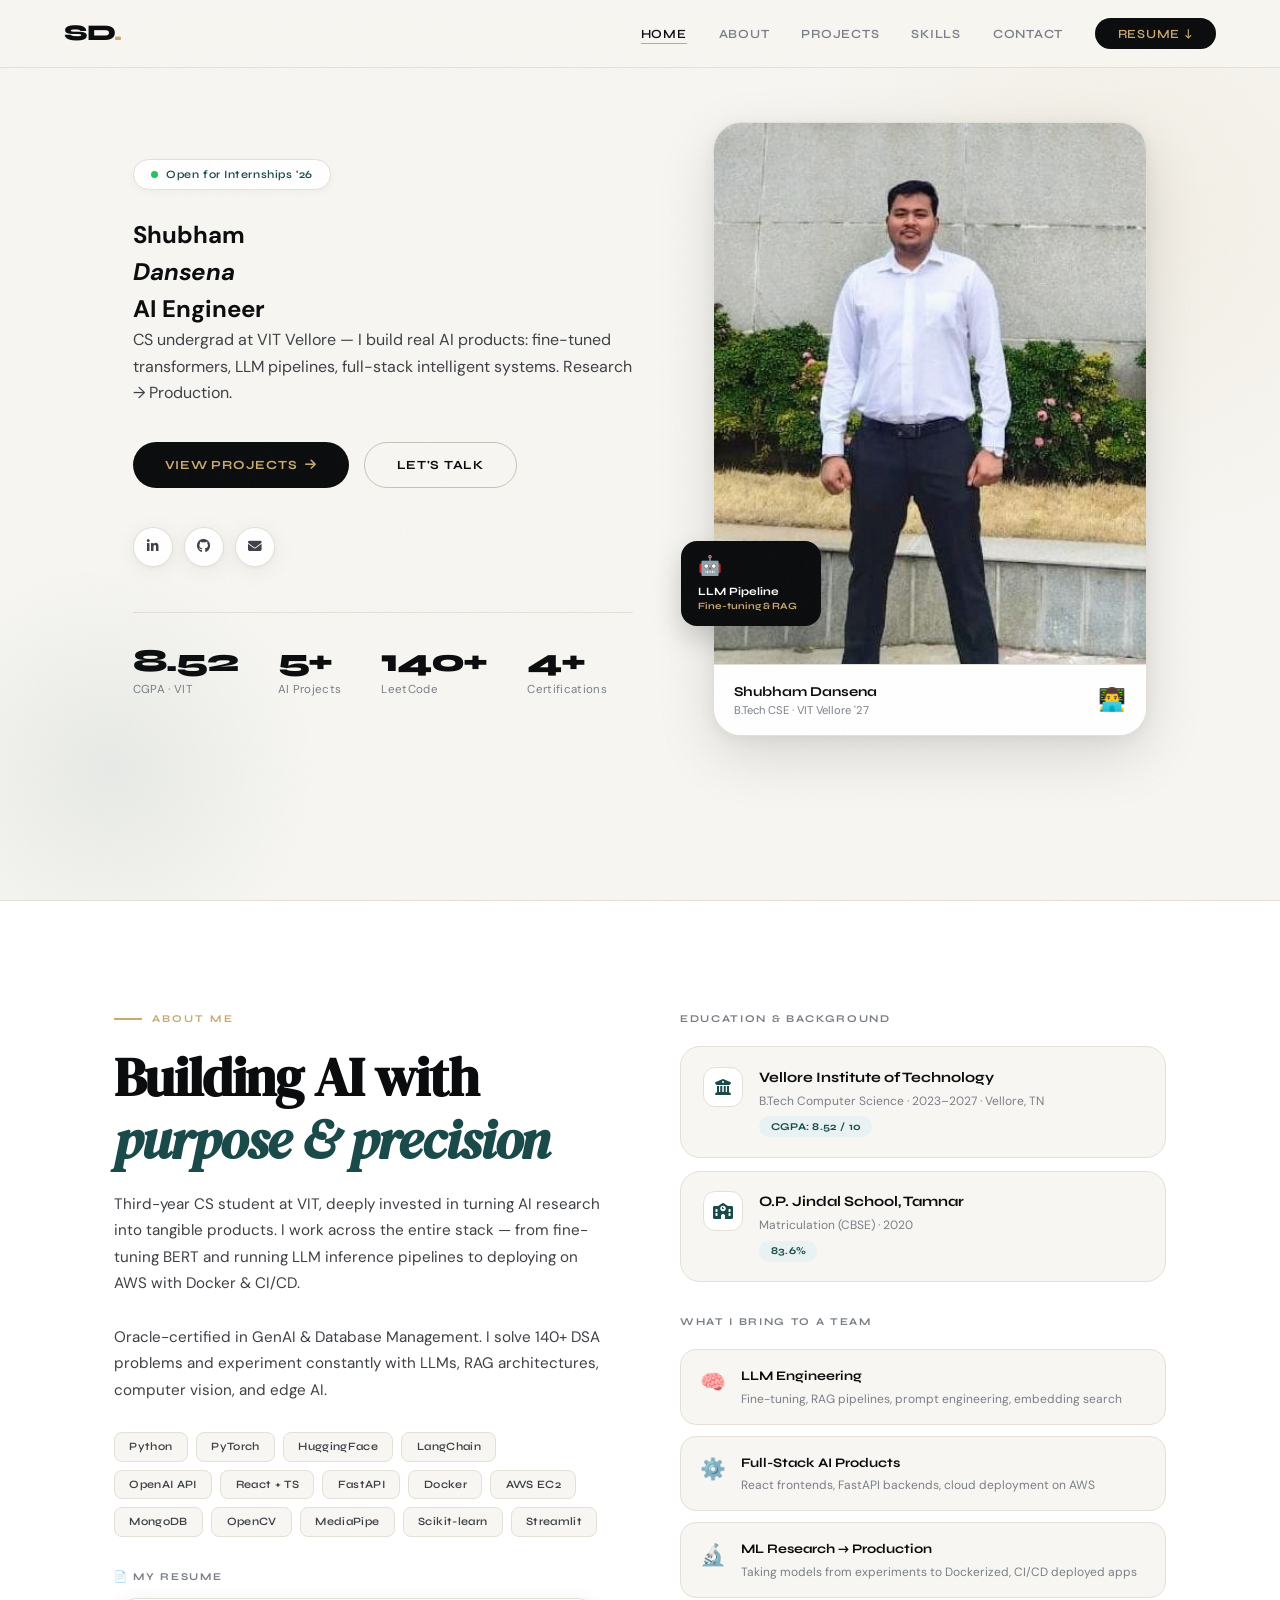
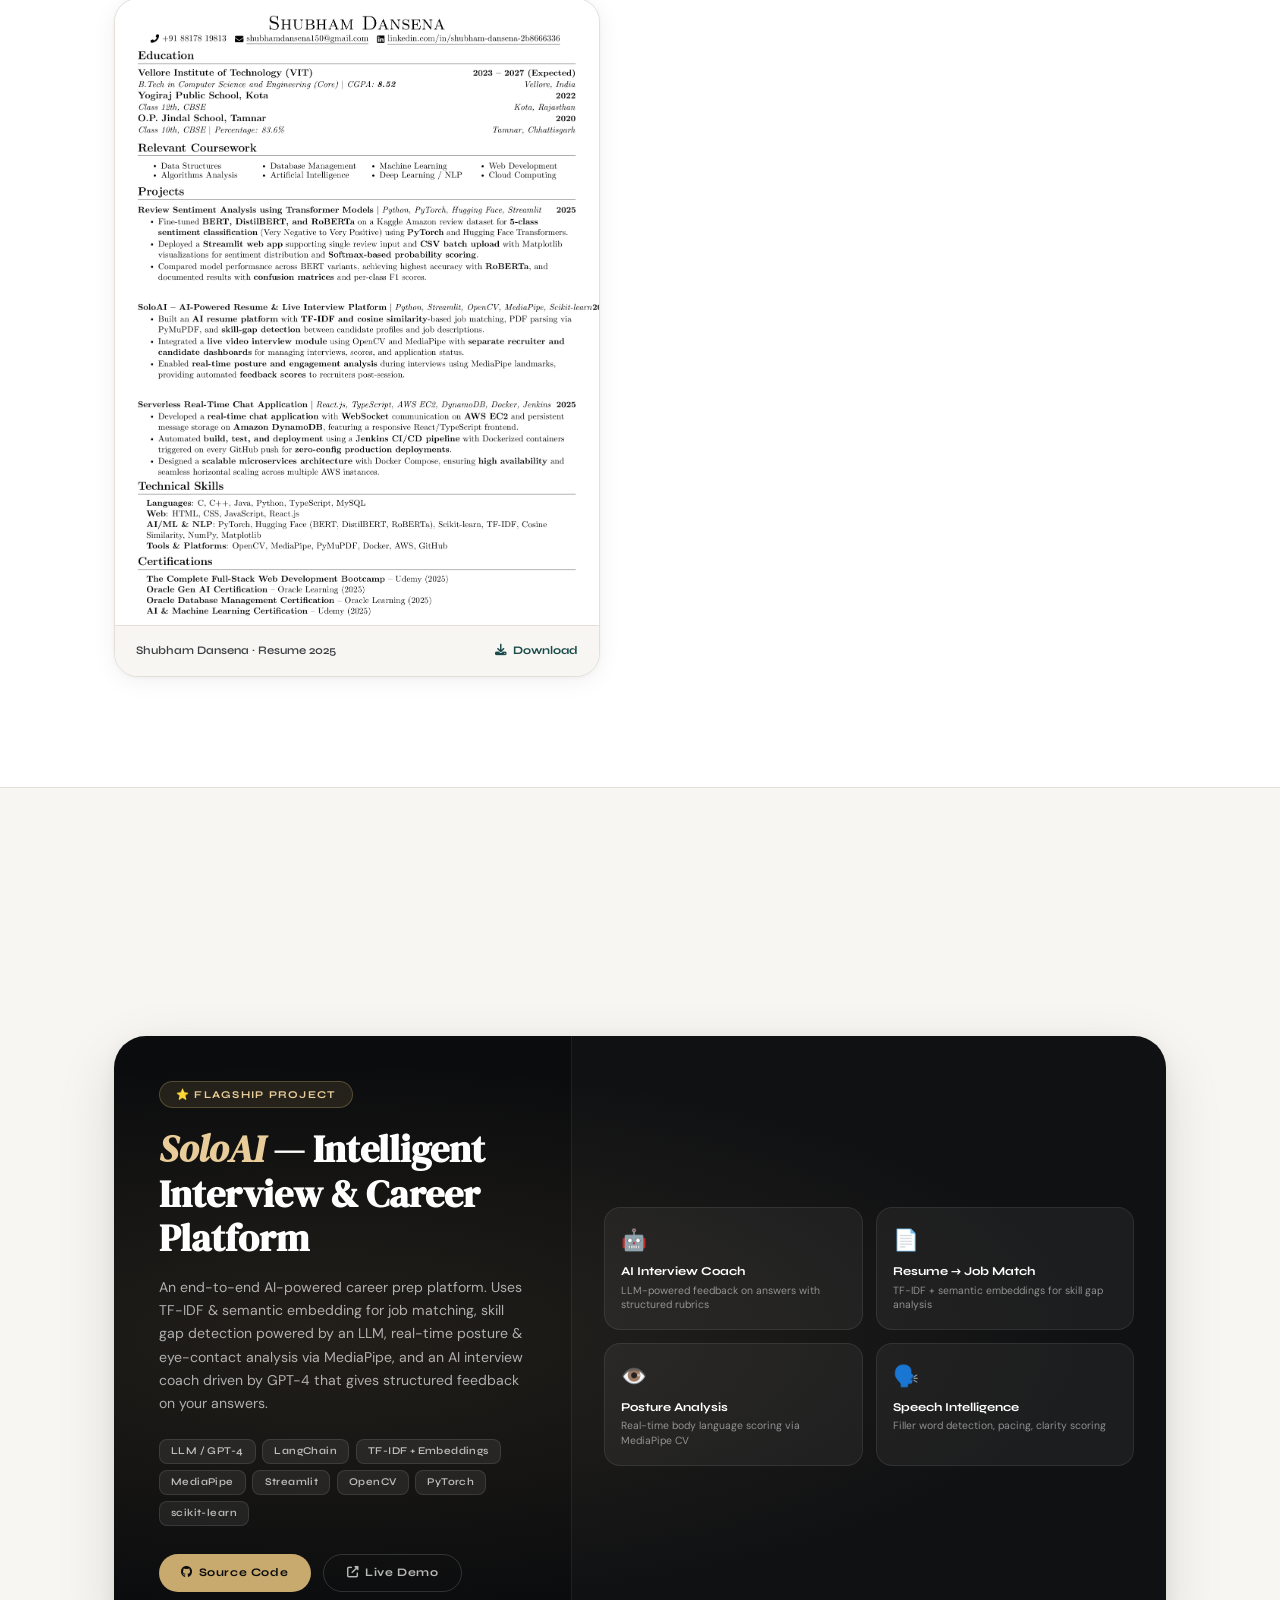
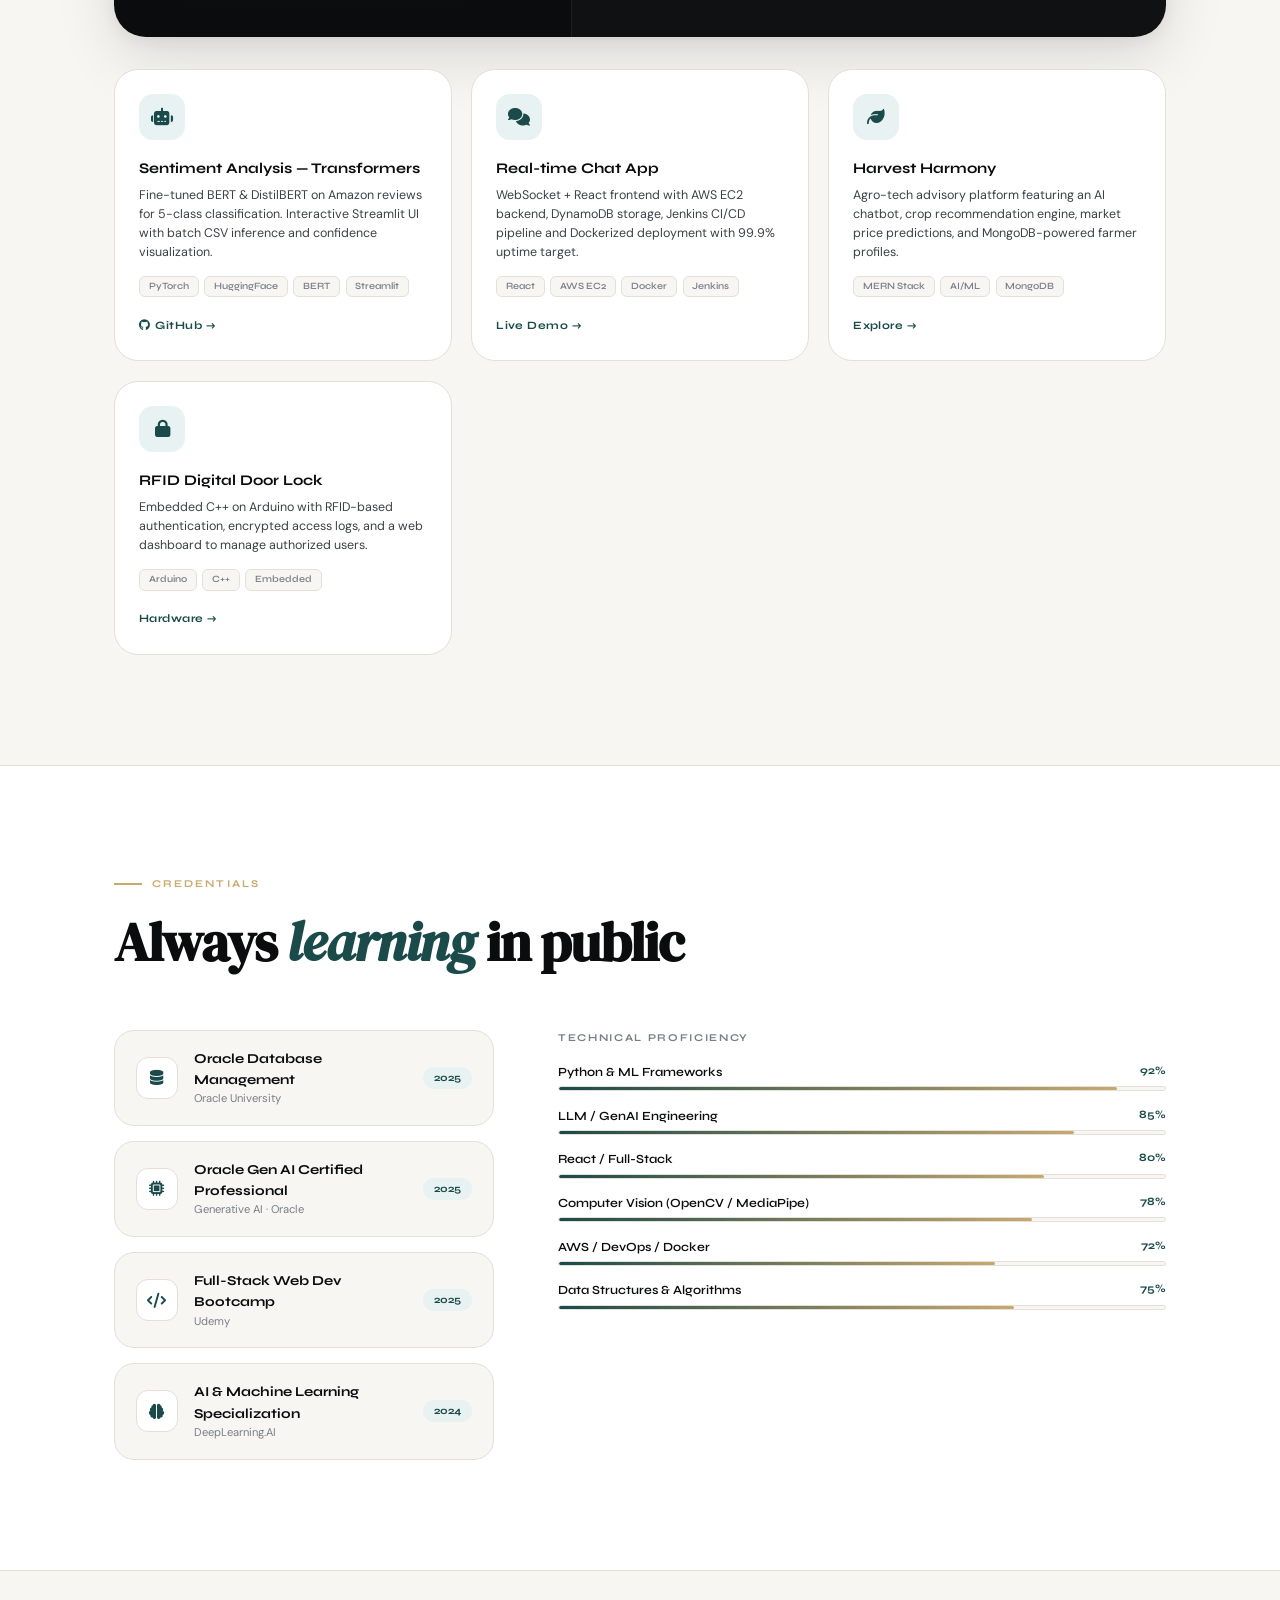
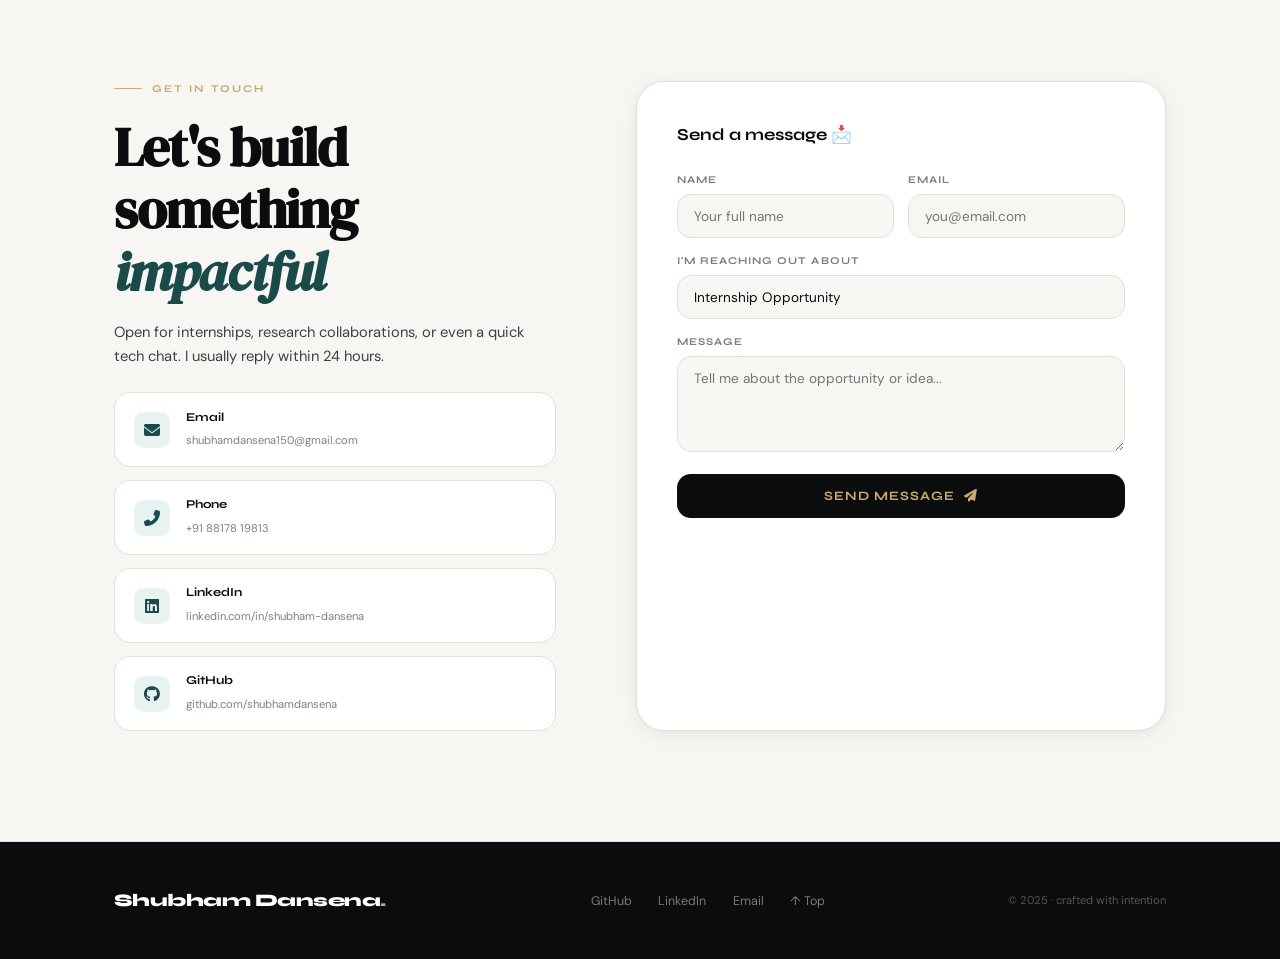
<file: index.html>
<!DOCTYPE html>
<html lang="en">
<head>
<meta charset="UTF-8">
<meta name="viewport" content="width=device-width, initial-scale=1.0, viewport-fit=cover">
<title>Shubham Dansena · AI Engineer</title>
<link rel="preconnect" href="https://fonts.googleapis.com">
<link href="https://fonts.googleapis.com/css2?family=Syne:wght@400;500;600;700;800&family=DM+Serif+Display:ital@0;1&family=DM+Sans:ital,opsz,wght@0,9..40,300;0,9..40,400;0,9..40,500;1,9..40,300&display=swap" rel="stylesheet">
<link rel="stylesheet" href="https://cdnjs.cloudflare.com/ajax/libs/font-awesome/6.5.0/css/all.min.css">
<style>
/* ───────────────────────── RESET & ROOT ─────────────────────────── */
*, *::before, *::after { margin:0; padding:0; box-sizing:border-box; }

:root {
  --ink:    #0b0c0e;
  --ink-2:  #3d4045;
  --ink-3:  #7a7f87;
  --paper:  #f7f6f2;
  --white:  #ffffff;
  --gold:   #c8a96e;
  --gold-2: #e8cc99;
  --gold-pale: #fdf8f0;
  --teal:   #1a4a4a;
  --teal-light: #e8f2f2;
  --border: #e4e0d8;
  --border-dark: #c8c2b6;
  --r: 0.6s cubic-bezier(0.16, 1, 0.3, 1);
  --r-fast: 0.3s cubic-bezier(0.16, 1, 0.3, 1);
  --shadow: 0 4px 24px rgba(11,12,14,0.06), 0 1px 4px rgba(11,12,14,0.04);
  --shadow-lg: 0 20px 60px rgba(11,12,14,0.12), 0 4px 16px rgba(11,12,14,0.06);
}

html { scroll-behavior: smooth; }

body {
  background: var(--paper);
  color: var(--ink);
  font-family: 'DM Sans', sans-serif;
  line-height: 1.55;
  overflow-x: hidden;
}

a { text-decoration: none; color: inherit; }
ul { list-style: none; }
img { display:block; max-width:100%; }

/* ───────────────── GRAIN TEXTURE OVERLAY ────────────────────────── */
body::before {
  content: '';
  position: fixed; inset: 0;
  background-image: url("data:image/svg+xml,%3Csvg viewBox='0 0 512 512' xmlns='http://www.w3.org/2000/svg'%3E%3Cfilter id='noise'%3E%3CfeTurbulence type='fractalNoise' baseFrequency='0.65' numOctaves='3' stitchTiles='stitch'/%3E%3C/filter%3E%3Crect width='100%25' height='100%25' filter='url(%23noise)' opacity='1'/%3E%3C/svg%3E");
  opacity: 0.025;
  pointer-events: none;
  z-index: 9999;
}

/* ───────────────── SCROLLBAR ─────────────────────────────────────── */
::-webkit-scrollbar { width: 4px; }
::-webkit-scrollbar-track { background: var(--paper); }
::-webkit-scrollbar-thumb { background: var(--gold); border-radius: 8px; }

/* ───────────────── PROGRESS BAR ──────────────────────────────────── */
#prog {
  position: fixed; top:0; left:0; height:2px;
  background: linear-gradient(90deg, var(--teal), var(--gold));
  width: 0%; z-index: 10001; transition: width 0.08s linear;
}

/* ───────────────── NAV ───────────────────────────────────────────── */
nav {
  position: fixed; top:0; left:0; width:100%;
  z-index: 1000;
  padding: 0 5vw;
  height: 68px;
  display: flex; align-items: center; justify-content: space-between;
  background: rgba(247,246,242,0.88);
  backdrop-filter: blur(16px) saturate(180%);
  border-bottom: 1px solid var(--border);
  transition: box-shadow var(--r-fast);
}
nav.scrolled { box-shadow: 0 4px 20px rgba(11,12,14,0.06); }

.logo {
  font-family: 'Syne', sans-serif;
  font-weight: 800;
  font-size: 1.4rem;
  letter-spacing: -0.04em;
  color: var(--ink);
}
.logo span { color: var(--gold); }

.nav-links {
  display: flex; gap: 2rem; align-items: center;
}
.nav-links a {
  font-family: 'Syne', sans-serif;
  font-size: 0.78rem;
  font-weight: 600;
  letter-spacing: 0.06em;
  text-transform: uppercase;
  color: var(--ink-3);
  transition: color var(--r-fast);
  position: relative;
}
.nav-links a::after {
  content: ''; position: absolute; bottom:-3px; left:0;
  width:0; height:1.5px; background: var(--gold);
  transition: width var(--r-fast);
}
.nav-links a:hover, .nav-links a.active { color: var(--ink); }
.nav-links a:hover::after, .nav-links a.active::after { width:100%; }

.nav-resume {
  font-family: 'Syne', sans-serif;
  font-size: 0.75rem; font-weight: 700;
  letter-spacing: 0.08em; text-transform: uppercase;
  padding: 0.5rem 1.4rem;
  background: var(--ink);
  color: var(--gold) !important;
  border-radius: 100px;
  transition: all var(--r-fast) !important;
}
.nav-resume:hover { background: var(--teal) !important; }
.nav-resume::after { display: none !important; }

/* ───────────────── LAYOUT ────────────────────────────────────────── */
.wrap {
  max-width: 1180px;
  margin: 0 auto;
  padding: 0 5vw;
}
section { padding: 110px 0; }

/* ───────────────── REVEAL ───────────────────────────────────────── */
.reveal {
  opacity: 0;
  transform: translateY(32px);
  transition: opacity var(--r), transform var(--r);
}
.reveal.on { opacity:1; transform:translateY(0); }
.d1 { transition-delay: 0.06s; }
.d2 { transition-delay: 0.14s; }
.d3 { transition-delay: 0.22s; }
.d4 { transition-delay: 0.30s; }
.d5 { transition-delay: 0.38s; }

/* ───────────────── SECTION LABELS ───────────────────────────────── */
.eyebrow {
  font-family: 'Syne', sans-serif;
  font-size: 0.65rem; font-weight: 700;
  letter-spacing: 0.2em; text-transform: uppercase;
  color: var(--gold);
  display: flex; align-items: center; gap: 10px;
  margin-bottom: 1.2rem;
}
.eyebrow::before {
  content: '';
  display: inline-block;
  width: 28px; height: 1.5px;
  background: var(--gold);
}

.display-title {
  font-family: 'DM Serif Display', serif;
  font-size: clamp(2.4rem, 4.5vw, 3.4rem);
  line-height: 1.15;
  letter-spacing: -0.02em;
  color: var(--ink);
}
.display-title em {
  font-style: italic;
  color: var(--teal);
}

/* ───────────────── HERO ─────────────────────────────────────────── */
#home {
  min-height: 100vh;
  padding-top: 68px;
  display: flex; align-items: center;
  position: relative;
  overflow: hidden;
}

/* decorative circles */
#home::before {
  content: '';
  position: absolute; top: -120px; right: -180px;
  width: 680px; height: 680px;
  border-radius: 50%;
  background: radial-gradient(circle, rgba(200,169,110,0.10) 0%, transparent 70%);
  pointer-events: none;
}
#home::after {
  content: '';
  position: absolute; bottom: -80px; left: -100px;
  width: 420px; height: 420px;
  border-radius: 50%;
  background: radial-gradient(circle, rgba(26,74,74,0.07) 0%, transparent 70%);
  pointer-events: none;
}

.hero-grid {
  display: grid;
  grid-template-columns: 1.15fr 1fr;
  gap: 5rem;
  align-items: center;
}

.availability {
  display: inline-flex; align-items: center; gap: 8px;
  background: var(--white);
  border: 1px solid var(--border);
  border-radius: 100px;
  padding: 0.35rem 1.1rem;
  font-size: 0.7rem; font-weight: 600;
  font-family: 'Syne', sans-serif;
  letter-spacing: 0.05em;
  color: var(--teal);
  margin-bottom: 1.6rem;
  box-shadow: 0 2px 8px rgba(11,12,14,0.04);
}
.pulse-dot {
  width: 7px; height: 7px; border-radius: 50%;
  background: #22c55e;
  animation: pulse-a 1.8s ease-in-out infinite;
}
@keyframes pulse-a {
  0%,100% { transform: scale(1); opacity:1; }
  50% { transform: scale(1.6); opacity:0.5; }
}

.hero h1 {
  font-family: 'DM Serif Display', serif;
  font-size: clamp(3rem, 6.5vw, 5.4rem);
  font-weight: 400;
  line-height: 1.07;
  letter-spacing: -0.03em;
  color: var(--ink);
  margin-bottom: 1.6rem;
}
.hero h1 em {
  font-style: italic;
  color: var(--teal);
}
.hero h1 .gold { color: var(--gold); font-style: normal; }

.hero-sub {
  font-size: 1rem;
  color: var(--ink-2);
  max-width: 500px;
  line-height: 1.65;
  margin-bottom: 2.2rem;
}

.btn-row { display: flex; gap: 0.9rem; flex-wrap: wrap; margin-bottom: 2.4rem; }

.btn-dark {
  background: var(--ink);
  color: var(--gold);
  padding: 0.8rem 2rem;
  border-radius: 100px;
  font-family: 'Syne', sans-serif;
  font-size: 0.78rem; font-weight: 700;
  letter-spacing: 0.06em; text-transform: uppercase;
  display: inline-flex; align-items: center; gap: 8px;
  transition: all var(--r-fast);
  border: none; cursor: pointer;
}
.btn-dark:hover { background: var(--teal); transform: translateY(-2px); box-shadow: 0 8px 20px rgba(26,74,74,0.2); }

.btn-ghost {
  background: transparent;
  color: var(--ink);
  padding: 0.8rem 2rem;
  border-radius: 100px;
  font-family: 'Syne', sans-serif;
  font-size: 0.78rem; font-weight: 700;
  letter-spacing: 0.06em; text-transform: uppercase;
  display: inline-flex; align-items: center; gap: 8px;
  transition: all var(--r-fast);
  border: 1.5px solid var(--border-dark);
  cursor: pointer;
}
.btn-ghost:hover { border-color: var(--ink); transform: translateY(-2px); }

.socials { display: flex; gap: 0.7rem; align-items: center; }
.socials a {
  width: 40px; height: 40px;
  border-radius: 50%;
  background: var(--white);
  border: 1px solid var(--border);
  display: flex; align-items: center; justify-content: center;
  color: var(--ink-2);
  font-size: 0.85rem;
  transition: all var(--r-fast);
  box-shadow: var(--shadow);
}
.socials a:hover { background: var(--ink); color: var(--gold); border-color: var(--ink); transform: translateY(-3px); }

/* stat strip */
.stat-strip {
  display: flex; gap: 2.5rem;
  margin-top: 2.8rem;
  padding-top: 2rem;
  border-top: 1px solid var(--border);
}
.stat-item .num {
  font-family: 'Syne', sans-serif;
  font-size: 2rem; font-weight: 800;
  letter-spacing: -0.04em;
  color: var(--ink);
  line-height: 1;
}
.stat-item .lbl {
  font-size: 0.72rem; color: var(--ink-3);
  margin-top: 4px;
  letter-spacing: 0.03em;
}

/* hero image card */
.hero-photo-wrap { position: relative; }

.hero-photo {
  background: var(--white);
  border-radius: 28px;
  overflow: hidden;
  border: 1px solid var(--border);
  box-shadow: var(--shadow-lg);
  transition: transform var(--r);
}
.hero-photo:hover { transform: scale(1.01) rotate(0.3deg); }
.hero-photo img {
  width: 100%;
  aspect-ratio: 4/5;
  object-fit: cover;
  object-position: top center;
}

.photo-caption {
  background: var(--white);
  border-top: 1px solid var(--border);
  padding: 1rem 1.3rem;
  display: flex; justify-content: space-between; align-items: center;
}
.photo-caption .name { font-family:'Syne',sans-serif; font-weight:700; font-size:0.85rem; }
.photo-caption .role { font-size:0.7rem; color:var(--ink-3); }

/* floating badge */
.float-badge {
  position: absolute;
  bottom: 110px; left: -32px;
  background: var(--ink);
  color: var(--white);
  border-radius: 16px;
  padding: 0.8rem 1.1rem;
  font-family: 'Syne', sans-serif;
  font-size: 0.7rem; font-weight: 700;
  line-height: 1.4;
  box-shadow: 0 12px 28px rgba(11,12,14,0.18);
  animation: float-y 3.5s ease-in-out infinite;
  min-width: 140px;
}
.float-badge .fb-icon { font-size:1.2rem; margin-bottom:4px; }
@keyframes float-y {
  0%,100% { transform: translateY(0); }
  50% { transform: translateY(-8px); }
}

/* ───────────────── ABOUT ─────────────────────────────────────────── */
#about {
  background: var(--white);
  border-top: 1px solid var(--border);
  border-bottom: 1px solid var(--border);
}
.about-grid { display: grid; grid-template-columns: 1fr 1fr; gap: 5rem; align-items: start; }

.about-body {
  font-size: 0.95rem;
  color: var(--ink-2);
  line-height: 1.75;
  margin: 1.2rem 0 1.8rem;
}

.skill-cloud { display: flex; flex-wrap: wrap; gap: 0.5rem; margin: 1.5rem 0 2rem; }
.skill-tag {
  background: var(--paper);
  border: 1px solid var(--border);
  border-radius: 8px;
  padding: 0.32rem 0.9rem;
  font-family: 'Syne', sans-serif;
  font-size: 0.7rem; font-weight: 600;
  letter-spacing: 0.03em;
  color: var(--ink-2);
  transition: all var(--r-fast);
}
.skill-tag:hover { background: var(--teal); color: var(--white); border-color: var(--teal); transform: translateY(-2px); }
.skill-tag.gold-tag:hover { background: var(--gold); border-color: var(--gold); color: var(--ink); }

/* Education cards */
.edu-header { font-family:'Syne',sans-serif; font-size:0.65rem; font-weight:700; letter-spacing:0.16em; text-transform:uppercase; color:var(--ink-3); margin-bottom:1.2rem; }

.edu-row {
  background: var(--paper);
  border: 1px solid var(--border);
  border-radius: 20px;
  padding: 1.2rem 1.4rem;
  margin-bottom: 0.8rem;
  transition: all var(--r-fast);
  display: flex; gap: 1rem; align-items: flex-start;
}
.edu-row:hover { border-color: var(--gold); box-shadow: 0 4px 16px rgba(200,169,110,0.1); transform: translateX(4px); }

.edu-icon {
  width: 40px; height: 40px; flex-shrink: 0;
  background: var(--white); border-radius: 12px;
  border: 1px solid var(--border);
  display: flex; align-items: center; justify-content: center;
  color: var(--teal); font-size: 1rem;
}
.edu-body h4 { font-family:'Syne',sans-serif; font-weight:700; font-size:0.9rem; margin-bottom:3px; }
.edu-body .detail { font-size:0.75rem; color:var(--ink-3); }
.edu-body .grade {
  display: inline-block;
  margin-top:6px;
  font-family:'Syne',sans-serif; font-size:0.65rem; font-weight:700;
  background: var(--teal-light); color: var(--teal);
  padding: 0.15rem 0.7rem; border-radius:20px;
  letter-spacing:0.03em;
}

/* ───────────────── RESUME IMAGE ─────────────────────────────────── */
.resume-preview {
  background: var(--white);
  border: 1.5px solid var(--border);
  border-radius: 24px;
  overflow: hidden;
  box-shadow: var(--shadow);
  transition: all var(--r-fast);
  position: relative;
}
.resume-preview:hover { box-shadow: var(--shadow-lg); transform: translateY(-4px); }
.resume-preview img { width:100%; display:block; border-radius:22px 22px 0 0; }
.resume-preview .resume-footer {
  padding: 1rem 1.3rem;
  background: var(--paper);
  border-top: 1px solid var(--border);
  display: flex; justify-content: space-between; align-items: center;
}
.resume-preview .resume-footer a {
  font-family:'Syne',sans-serif; font-size:0.72rem; font-weight:700;
  color: var(--teal);
  display: inline-flex; align-items: center; gap:6px;
}
.resume-preview .resume-footer a:hover { color: var(--gold); }

/* ───────────────── PROJECTS ─────────────────────────────────────── */
#projects { background: var(--paper); }

/* SOLOAI HERO CARD */
.flagship {
  background: var(--ink);
  border-radius: 32px;
  overflow: hidden;
  margin: 2.5rem 0 2rem;
  display: grid;
  grid-template-columns: 1fr 1.3fr;
  min-height: 320px;
  position: relative;
  box-shadow: var(--shadow-lg);
}
.flagship::before {
  content: '';
  position: absolute; top:0; right:0; bottom:0; left:0;
  background: radial-gradient(ellipse at 20% 50%, rgba(200,169,110,0.12) 0%, transparent 65%);
  pointer-events: none;
}
.flagship-left {
  padding: 2.8rem;
  display: flex; flex-direction: column; justify-content: space-between;
  position: relative; z-index: 2;
}
.flagship-right {
  display: flex; align-items: center; justify-content: center;
  padding: 2rem;
  position: relative; z-index: 2;
  background: rgba(255,255,255,0.02);
  border-left: 1px solid rgba(255,255,255,0.06);
}

.flagship-eyebrow {
  display: inline-flex; align-items: center; gap: 8px;
  background: rgba(200,169,110,0.12);
  border: 1px solid rgba(200,169,110,0.3);
  border-radius: 100px;
  padding: 0.28rem 1rem;
  font-family: 'Syne', sans-serif;
  font-size: 0.65rem; font-weight: 700;
  letter-spacing: 0.12em; text-transform: uppercase;
  color: var(--gold-2);
  margin-bottom: 1.2rem;
  width: fit-content;
}

.flagship-title {
  font-family: 'DM Serif Display', serif;
  font-size: clamp(1.6rem, 3vw, 2.4rem);
  color: var(--white);
  line-height: 1.15;
  margin-bottom: 1rem;
}
.flagship-title em { color: var(--gold-2); font-style: italic; }

.flagship-desc { font-size: 0.88rem; color: rgba(255,255,255,0.65); line-height: 1.65; margin-bottom: 1.5rem; }

.flagship-tags { display: flex; flex-wrap:wrap; gap: 0.4rem; margin-bottom: 1.8rem; }
.flagship-tag {
  background: rgba(255,255,255,0.07);
  border: 1px solid rgba(255,255,255,0.1);
  border-radius: 8px;
  padding: 0.2rem 0.7rem;
  font-size: 0.65rem; font-weight: 600;
  font-family: 'Syne', sans-serif;
  color: rgba(255,255,255,0.7);
  letter-spacing: 0.04em;
}

.flagship-links { display: flex; gap: 0.8rem; }
.flagship-btn {
  display: inline-flex; align-items: center; gap: 6px;
  background: var(--gold);
  color: var(--ink);
  padding: 0.55rem 1.4rem;
  border-radius: 100px;
  font-family: 'Syne', sans-serif;
  font-size: 0.72rem; font-weight: 700;
  letter-spacing: 0.05em;
  transition: all var(--r-fast);
}
.flagship-btn:hover { background: var(--gold-2); transform: translateY(-2px); }
.flagship-btn-ghost {
  display: inline-flex; align-items: center; gap: 6px;
  background: transparent;
  color: rgba(255,255,255,0.7);
  padding: 0.55rem 1.4rem;
  border-radius: 100px;
  font-family: 'Syne', sans-serif;
  font-size: 0.72rem; font-weight: 700;
  border: 1px solid rgba(255,255,255,0.15);
  transition: all var(--r-fast);
  letter-spacing: 0.05em;
}
.flagship-btn-ghost:hover { color: var(--white); border-color: rgba(255,255,255,0.4); }

/* AI features on flagship */
.ai-features {
  display: grid; grid-template-columns: 1fr 1fr; gap: 0.8rem;
  width: 100%;
}
.ai-feat {
  background: rgba(255,255,255,0.05);
  border: 1px solid rgba(255,255,255,0.08);
  border-radius: 16px;
  padding: 1rem;
}
.ai-feat .af-icon { font-size: 1.3rem; margin-bottom: 6px; }
.ai-feat .af-title {
  font-family: 'Syne', sans-serif; font-size: 0.75rem; font-weight: 700;
  color: var(--white); margin-bottom: 3px;
}
.ai-feat .af-desc { font-size: 0.65rem; color: rgba(255,255,255,0.5); line-height: 1.4; }

/* project grid */
.proj-grid {
  display: grid;
  grid-template-columns: repeat(3, 1fr);
  gap: 1.2rem;
  margin-top: 0.5rem;
}
.proj-card {
  background: var(--white);
  border: 1px solid var(--border);
  border-radius: 24px;
  padding: 1.5rem;
  transition: all var(--r-fast);
  position: relative;
  overflow: hidden;
}
.proj-card::before {
  content: '';
  position: absolute; top:0; left:0; right:0; height:3px;
  background: linear-gradient(90deg, var(--teal), var(--gold));
  transform: scaleX(0);
  transition: transform var(--r-fast);
  transform-origin: left;
}
.proj-card:hover { transform: translateY(-6px); box-shadow: 0 20px 40px rgba(11,12,14,0.08); border-color: transparent; }
.proj-card:hover::before { transform: scaleX(1); }

.pc-icon {
  width: 46px; height: 46px;
  background: var(--teal-light);
  border-radius: 14px;
  display: flex; align-items: center; justify-content: center;
  color: var(--teal); font-size: 1.1rem;
  margin-bottom: 1.1rem;
  transition: all var(--r-fast);
}
.proj-card:hover .pc-icon { background: var(--teal); color: var(--white); }

.proj-card h3 { font-family:'Syne',sans-serif; font-weight:700; font-size:0.92rem; margin-bottom:0.4rem; }
.proj-card p { font-size:0.78rem; color:var(--ink-2); line-height:1.5; margin:0.4rem 0 0.9rem; }

.proj-tags { display:flex; flex-wrap:wrap; gap:0.35rem; margin-bottom:0.9rem; }
.pt { background:var(--paper); border:1px solid var(--border); border-radius:6px; padding:0.15rem 0.55rem; font-size:0.6rem; font-weight:600; font-family:'Syne',sans-serif; color:var(--ink-3); }

.proj-link {
  font-family:'Syne',sans-serif; font-size:0.7rem; font-weight:700;
  color:var(--teal);
  display:inline-flex; align-items:center; gap:5px;
  letter-spacing:0.04em;
  transition: color var(--r-fast);
}
.proj-link:hover { color: var(--gold); }

/* ───────────────── CERTIFICATIONS ───────────────────────────────── */
#certifications {
  background: var(--white);
  border-top: 1px solid var(--border);
  border-bottom: 1px solid var(--border);
}
.cert-layout { display: grid; grid-template-columns: 1fr 1.6fr; gap: 4rem; align-items: start; }

.cert-grid { display: flex; flex-direction: column; gap: 0.9rem; margin-top: 1rem; }
.cert-row {
  background: var(--paper);
  border: 1px solid var(--border);
  border-radius: 20px;
  padding: 1.1rem 1.3rem;
  display: flex; align-items: center; gap: 1rem;
  transition: all var(--r-fast);
}
.cert-row:hover { border-color: var(--gold); transform: translateX(6px); box-shadow: 0 4px 16px rgba(200,169,110,0.12); }

.ci {
  width: 42px; height: 42px; flex-shrink:0;
  background: var(--white); border-radius:12px;
  border: 1px solid var(--border);
  display:flex; align-items:center; justify-content:center;
  color: var(--teal); font-size:0.95rem;
}
.cert-body h4 { font-family:'Syne',sans-serif; font-weight:700; font-size:0.85rem; }
.cert-body p { font-size:0.7rem; color:var(--ink-3); }
.cert-yr {
  margin-left:auto; flex-shrink:0;
  font-family:'Syne',sans-serif; font-size:0.65rem; font-weight:700;
  background: var(--teal-light); color:var(--teal);
  padding:0.2rem 0.7rem; border-radius:20px;
}

/* skills column */
.skills-column { margin-top: 1rem; }
.skills-section-title {
  font-family:'Syne',sans-serif; font-size:0.65rem; font-weight:700;
  letter-spacing:0.16em; text-transform:uppercase; color:var(--ink-3);
  margin-bottom:1rem;
}
.skills-bar-list { display:flex; flex-direction:column; gap:0.9rem; }
.sb-row .sb-meta { display:flex; justify-content:space-between; margin-bottom:5px; }
.sb-row .sb-name { font-family:'Syne',sans-serif; font-size:0.78rem; font-weight:600; }
.sb-row .sb-val { font-family:'Syne',sans-serif; font-size:0.7rem; font-weight:700; color:var(--teal); }
.sb-track {
  height: 5px; background: var(--paper);
  border-radius: 10px; overflow:hidden;
  border: 1px solid var(--border);
}
.sb-fill {
  height:100%;
  background: linear-gradient(90deg, var(--teal), var(--gold));
  border-radius:10px;
  width: 0%;
  transition: width 1.2s cubic-bezier(0.16, 1, 0.3, 1);
}

/* ───────────────── CONTACT ───────────────────────────────────────── */
#contact { background: var(--paper); }
.contact-grid { display: grid; grid-template-columns: 1fr 1.2fr; gap: 5rem; }

.contact-info { display: flex; flex-direction:column; gap: 0.8rem; margin-top:1.5rem; }
.ci-card {
  display: flex; align-items: center; gap: 1rem;
  background: var(--white); border: 1px solid var(--border);
  border-radius: 16px; padding: 0.9rem 1.2rem;
  transition: all var(--r-fast);
  text-decoration: none; color: inherit;
}
.ci-card:hover { border-color: var(--gold); transform: translateX(5px); box-shadow: 0 4px 14px rgba(200,169,110,0.1); }
.ci-card .ci-icon { width:36px; height:36px; background:var(--teal-light); border-radius:10px; display:flex; align-items:center; justify-content:center; color:var(--teal); flex-shrink:0; }
.ci-card .ci-text strong { font-family:'Syne',sans-serif; font-size:0.75rem; font-weight:700; display:block; margin-bottom:1px; }
.ci-card .ci-text span { font-size:0.7rem; color:var(--ink-3); }

.contact-form { background: var(--white); border: 1px solid var(--border); border-radius: 28px; padding: 2.5rem; box-shadow: var(--shadow); }
.form-title { font-family:'Syne',sans-serif; font-weight:700; font-size:1.05rem; margin-bottom:1.5rem; }
.fg { margin-bottom:0.9rem; }
.fg label { font-family:'Syne',sans-serif; font-size:0.65rem; font-weight:700; letter-spacing:0.1em; text-transform:uppercase; color:var(--ink-3); display:block; margin-bottom:6px; }
.fg input, .fg textarea, .fg select {
  width:100%; padding:0.8rem 1rem;
  background: var(--paper); border: 1px solid var(--border);
  border-radius: 14px;
  font-family: 'DM Sans', sans-serif; font-size:0.85rem;
  color: var(--ink);
  transition: all var(--r-fast);
  outline: none;
  -webkit-appearance: none;
}
.fg input:focus, .fg textarea:focus { border-color: var(--teal); background: var(--white); }
.form-row { display:grid; grid-template-columns:1fr 1fr; gap:0.9rem; }
.submit-btn {
  width:100%; padding:0.9rem;
  background: var(--ink); color: var(--gold);
  border: none; border-radius:14px; cursor:pointer;
  font-family:'Syne',sans-serif; font-size:0.8rem; font-weight:700;
  letter-spacing:0.08em; text-transform:uppercase;
  display:flex; align-items:center; justify-content:center; gap:8px;
  transition: all var(--r-fast);
  margin-top:0.5rem;
}
.submit-btn:hover { background: var(--teal); transform:translateY(-2px); box-shadow:0 8px 20px rgba(26,74,74,0.2); }

/* ───────────────── FOOTER ───────────────────────────────────────── */
footer {
  background: var(--ink);
  padding: 2.8rem 0;
  border-top: 1px solid var(--border);
}
.foot-inner { display:flex; justify-content:space-between; align-items:center; flex-wrap:wrap; gap:1rem; }
.foot-logo { font-family:'Syne',sans-serif; font-weight:800; font-size:1.1rem; color:var(--white); letter-spacing:-0.03em; }
.foot-logo span { color:var(--gold); }
.foot-links a { color:rgba(255,255,255,0.45); font-size:0.78rem; margin-left:1.4rem; transition:color var(--r-fast); font-family:'DM Sans',sans-serif; }
.foot-links a:hover { color:var(--gold); }
.foot-copy { font-size:0.7rem; color:rgba(255,255,255,0.3); font-family:'DM Sans',sans-serif; }

/* ───────────────── RESPONSIVE ────────────────────────────────────── */
@media (max-width: 900px) {
  .hero-grid, .about-grid, .contact-grid, .flagship, .cert-layout { grid-template-columns:1fr; }
  .proj-grid { grid-template-columns:1fr 1fr; }
  .hero-photo-wrap { max-width:360px; margin:0 auto; order:-1; }
  .float-badge { display:none; }
  .flagship-right { border-left:none; border-top:1px solid rgba(255,255,255,0.06); }
  .ai-features { grid-template-columns:1fr 1fr; }
  section { padding:80px 0; }
  .form-row { grid-template-columns:1fr; }
  .nav-links { gap:1.2rem; }
  .stat-strip { gap:1.5rem; }
}
@media (max-width: 560px) {
  .proj-grid { grid-template-columns:1fr; }
  .ai-features { grid-template-columns:1fr; }
  .nav-links a:not(.nav-resume) { display:none; }
}
</style>
</head>
<body>

<div id="prog"></div>

<nav id="navbar">
  <div class="logo">SD<span>.</span></div>
  <ul class="nav-links">
    <li><a href="#home">Home</a></li>
    <li><a href="#about">About</a></li>
    <li><a href="#projects">Projects</a></li>
    <li><a href="#certifications">Skills</a></li>
    <li><a href="#contact">Contact</a></li>
    <li><a href="MAltaCV (3).pdf" download class="nav-resume">Resume ↓</a></li>
  </ul>
</nav>

<main>

<!-- ████████████████  HERO  ████████████████ -->
<section id="home">
  <div class="wrap">
    <div class="hero-grid">
      <!-- LEFT -->
      <div>
        <div class="availability reveal"><div class="pulse-dot"></div> Open for Internships '26</div>
        <h1 class="reveal d1">
          Shubham<br>
          <em>Dansena</em><br>
          <span class="gold">AI Engineer</span>
        </h1>
        <p class="hero-sub reveal d2">CS undergrad at VIT Vellore — I build real AI products: fine-tuned transformers, LLM pipelines, full-stack intelligent systems. Research → Production.</p>
        <div class="btn-row reveal d3">
          <a href="#projects" class="btn-dark">View Projects <i class="fas fa-arrow-right"></i></a>
          <a href="#contact" class="btn-ghost">Let's Talk</a>
        </div>
        <div class="socials reveal d4">
          <a href="https://linkedin.com/in/shubham-dansena-2b8666336" target="_blank" title="LinkedIn"><i class="fab fa-linkedin-in"></i></a>
          <a href="#" target="_blank" title="GitHub"><i class="fab fa-github"></i></a>
          <a href="mailto:shubhamdansena150@gmail.com" title="Email"><i class="fas fa-envelope"></i></a>
        </div>
        <div class="stat-strip reveal d5">
          <div class="stat-item"><div class="num">8.52</div><div class="lbl">CGPA · VIT</div></div>
          <div class="stat-item"><div class="num">5+</div><div class="lbl">AI Projects</div></div>
          <div class="stat-item"><div class="num">140+</div><div class="lbl">LeetCode</div></div>
          <div class="stat-item"><div class="num">4+</div><div class="lbl">Certifications</div></div>
        </div>
      </div>
      <!-- RIGHT: Photo -->
      <div class="hero-photo-wrap reveal d2">
        <div class="float-badge">
          <div class="fb-icon">🤖</div>
          <div>LLM Pipeline</div>
          <div style="color:var(--gold);font-size:0.6rem;">Fine-tuning & RAG</div>
        </div>
        <div class="hero-photo">
          <img src="vitsmimg.jpeg" alt="Shubham Dansena" onerror="this.src='vitsmimg.jpeg'">
          <div class="photo-caption">
            <div>
              <div class="name">Shubham Dansena</div>
              <div class="role">B.Tech CSE · VIT Vellore '27</div>
            </div>
            <div style="font-size:1.4rem;">👨‍💻</div>
          </div>
        </div>
      </div>
    </div>
  </div>
</section>

<!-- ████████████████  ABOUT  ████████████████ -->
<section id="about">
  <div class="wrap">
    <div class="about-grid">
      <!-- LEFT: text + skills -->
      <div>
        <div class="eyebrow reveal">About me</div>
        <h2 class="display-title reveal d1">Building AI with <em>purpose & precision</em></h2>
        <p class="about-body reveal d2">
          Third-year CS student at VIT, deeply invested in turning AI research into tangible products. I work across the entire stack — from fine-tuning BERT and running LLM inference pipelines to deploying on AWS with Docker & CI/CD.
          <br><br>
          Oracle-certified in GenAI & Database Management. I solve 140+ DSA problems and experiment constantly with LLMs, RAG architectures, computer vision, and edge AI.
        </p>
        <div class="skill-cloud reveal d3">
          <span class="skill-tag gold-tag">Python</span>
          <span class="skill-tag">PyTorch</span>
          <span class="skill-tag">HuggingFace</span>
          <span class="skill-tag">LangChain</span>
          <span class="skill-tag">OpenAI API</span>
          <span class="skill-tag">React + TS</span>
          <span class="skill-tag">FastAPI</span>
          <span class="skill-tag">Docker</span>
          <span class="skill-tag">AWS EC2</span>
          <span class="skill-tag">MongoDB</span>
          <span class="skill-tag">OpenCV</span>
          <span class="skill-tag">MediaPipe</span>
          <span class="skill-tag">Scikit-learn</span>
          <span class="skill-tag">Streamlit</span>
        </div>
        <!-- Resume image preview -->
        <div class="reveal d4">
          <div class="edu-header" style="margin-bottom:0.8rem;">📄 My Resume</div>
          <div class="resume-preview">
            <img src="MAltaCV (3) (1)_page-0001.jpg" alt="Resume Preview" onerror="this.style.display='none'; this.nextElementSibling.style.display='flex'">
            <div style="display:none; height:180px; background:var(--paper); align-items:center; justify-content:center; flex-direction:column; gap:0.5rem; color:var(--ink-3);">
              <i class="fas fa-file-pdf" style="font-size:2.5rem; color:var(--teal);"></i>
              <span style="font-size:0.8rem; font-family:'Syne',sans-serif; font-weight:600;">Resume · PDF</span>
            </div>
            <div class="resume-footer">
              <span style="font-family:'Syne',sans-serif; font-size:0.72rem; font-weight:600; color:var(--ink-2);">Shubham Dansena · Resume 2025</span>
              <a href="MAltaCV (3).pdf" download><i class="fas fa-download"></i> Download</a>
            </div>
          </div>
        </div>
      </div>
      <!-- RIGHT: education -->
      <div>
        <div class="edu-header reveal">Education & Background</div>
        <div class="edu-row reveal d1">
          <div class="edu-icon"><i class="fas fa-university"></i></div>
          <div class="edu-body">
            <h4>Vellore Institute of Technology</h4>
            <div class="detail">B.Tech Computer Science · 2023–2027 · Vellore, TN</div>
            <span class="grade">CGPA: 8.52 / 10</span>
          </div>
        </div>
        <div class="edu-row reveal d2">
          <div class="edu-icon"><i class="fas fa-school"></i></div>
          <div class="edu-body">
            <h4>O.P. Jindal School, Tamnar</h4>
            <div class="detail">Matriculation (CBSE) · 2020</div>
            <span class="grade">83.6%</span>
          </div>
        </div>

        <!-- What I offer -->
        <div style="margin-top:2rem;" class="reveal d3">
          <div class="edu-header">What I bring to a team</div>
          <div style="display:flex; flex-direction:column; gap:0.7rem;">
            <div style="display:flex; align-items:flex-start; gap:0.9rem; background:var(--paper); border:1px solid var(--border); border-radius:16px; padding:1rem 1.2rem;">
              <span style="font-size:1.3rem;">🧠</span>
              <div>
                <div style="font-family:'Syne',sans-serif; font-weight:700; font-size:0.82rem; margin-bottom:3px;">LLM Engineering</div>
                <div style="font-size:0.75rem; color:var(--ink-3); line-height:1.5;">Fine-tuning, RAG pipelines, prompt engineering, embedding search</div>
              </div>
            </div>
            <div style="display:flex; align-items:flex-start; gap:0.9rem; background:var(--paper); border:1px solid var(--border); border-radius:16px; padding:1rem 1.2rem;">
              <span style="font-size:1.3rem;">⚙️</span>
              <div>
                <div style="font-family:'Syne',sans-serif; font-weight:700; font-size:0.82rem; margin-bottom:3px;">Full-Stack AI Products</div>
                <div style="font-size:0.75rem; color:var(--ink-3); line-height:1.5;">React frontends, FastAPI backends, cloud deployment on AWS</div>
              </div>
            </div>
            <div style="display:flex; align-items:flex-start; gap:0.9rem; background:var(--paper); border:1px solid var(--border); border-radius:16px; padding:1rem 1.2rem;">
              <span style="font-size:1.3rem;">🔬</span>
              <div>
                <div style="font-family:'Syne',sans-serif; font-weight:700; font-size:0.82rem; margin-bottom:3px;">ML Research → Production</div>
                <div style="font-size:0.75rem; color:var(--ink-3); line-height:1.5;">Taking models from experiments to Dockerized, CI/CD deployed apps</div>
              </div>
            </div>
          </div>
        </div>
      </div>
    </div>
  </div>
</section>

<!-- ████████████████  PROJECTS  ████████████████ -->
<section id="projects">
  <div class="wrap">
    <div class="eyebrow reveal">Featured builds</div>
    <h2 class="display-title reveal d1">Products that <em>solve real needs</em></h2>

    <!-- FLAGSHIP: SoloAI -->
    <div class="flagship reveal d2">
      <div class="flagship-left">
        <div>
          <div class="flagship-eyebrow">⭐ Flagship Project</div>
          <h3 class="flagship-title"><em>SoloAI</em> — Intelligent Interview & Career Platform</h3>
          <p class="flagship-desc">
            An end-to-end AI-powered career prep platform. Uses TF-IDF & semantic embedding for job matching, skill gap detection powered by an LLM, real-time posture & eye-contact analysis via MediaPipe, and an AI interview coach driven by GPT-4 that gives structured feedback on your answers.
          </p>
          <div class="flagship-tags">
            <span class="flagship-tag">LLM / GPT-4</span>
            <span class="flagship-tag">LangChain</span>
            <span class="flagship-tag">TF-IDF + Embeddings</span>
            <span class="flagship-tag">MediaPipe</span>
            <span class="flagship-tag">Streamlit</span>
            <span class="flagship-tag">OpenCV</span>
            <span class="flagship-tag">PyTorch</span>
            <span class="flagship-tag">scikit-learn</span>
          </div>
          <div class="flagship-links">
            <a href="#" class="flagship-btn"><i class="fab fa-github"></i> Source Code</a>
            <a href="#" class="flagship-btn-ghost"><i class="fas fa-external-link-alt"></i> Live Demo</a>
          </div>
        </div>
      </div>
      <div class="flagship-right">
        <div class="ai-features">
          <div class="ai-feat">
            <div class="af-icon">🤖</div>
            <div class="af-title">AI Interview Coach</div>
            <div class="af-desc">LLM-powered feedback on answers with structured rubrics</div>
          </div>
          <div class="ai-feat">
            <div class="af-icon">📄</div>
            <div class="af-title">Resume → Job Match</div>
            <div class="af-desc">TF-IDF + semantic embeddings for skill gap analysis</div>
          </div>
          <div class="ai-feat">
            <div class="af-icon">👁️</div>
            <div class="af-title">Posture Analysis</div>
            <div class="af-desc">Real-time body language scoring via MediaPipe CV</div>
          </div>
          <div class="ai-feat">
            <div class="af-icon">🗣️</div>
            <div class="af-title">Speech Intelligence</div>
            <div class="af-desc">Filler word detection, pacing, clarity scoring</div>
          </div>
        </div>
      </div>
    </div>

    <!-- OTHER PROJECTS -->
    <div class="proj-grid">
      <div class="proj-card reveal d1">
        <div class="pc-icon"><i class="fas fa-robot"></i></div>
        <h3>Sentiment Analysis — Transformers</h3>
        <p>Fine-tuned BERT & DistilBERT on Amazon reviews for 5-class classification. Interactive Streamlit UI with batch CSV inference and confidence visualization.</p>
        <div class="proj-tags">
          <span class="pt">PyTorch</span><span class="pt">HuggingFace</span><span class="pt">BERT</span><span class="pt">Streamlit</span>
        </div>
        <a href="#" class="proj-link"><i class="fab fa-github"></i> GitHub →</a>
      </div>
      <div class="proj-card reveal d2">
        <div class="pc-icon"><i class="fas fa-comments"></i></div>
        <h3>Real-time Chat App</h3>
        <p>WebSocket + React frontend with AWS EC2 backend, DynamoDB storage, Jenkins CI/CD pipeline and Dockerized deployment with 99.9% uptime target.</p>
        <div class="proj-tags">
          <span class="pt">React</span><span class="pt">AWS EC2</span><span class="pt">Docker</span><span class="pt">Jenkins</span>
        </div>
        <a href="#" class="proj-link">Live Demo →</a>
      </div>
      <div class="proj-card reveal d3">
        <div class="pc-icon"><i class="fas fa-leaf"></i></div>
        <h3>Harvest Harmony</h3>
        <p>Agro-tech advisory platform featuring an AI chatbot, crop recommendation engine, market price predictions, and MongoDB-powered farmer profiles.</p>
        <div class="proj-tags">
          <span class="pt">MERN Stack</span><span class="pt">AI/ML</span><span class="pt">MongoDB</span>
        </div>
        <a href="#" class="proj-link">Explore →</a>
      </div>
      <div class="proj-card reveal d1">
        <div class="pc-icon"><i class="fas fa-lock"></i></div>
        <h3>RFID Digital Door Lock</h3>
        <p>Embedded C++ on Arduino with RFID-based authentication, encrypted access logs, and a web dashboard to manage authorized users.</p>
        <div class="proj-tags">
          <span class="pt">Arduino</span><span class="pt">C++</span><span class="pt">Embedded</span>
        </div>
        <a href="#" class="proj-link">Hardware →</a>
      </div>
    </div>
  </div>
</section>

<!-- ████████████████  CERTIFICATIONS + SKILLS  ████████████████ -->
<section id="certifications">
  <div class="wrap">
    <div class="eyebrow reveal">Credentials</div>
    <h2 class="display-title reveal d1">Always <em>learning</em> in public</h2>
    <div class="cert-layout" style="margin-top:2.5rem;">
      <div>
        <div class="cert-grid">
          <div class="cert-row reveal d1">
            <div class="ci"><i class="fas fa-database"></i></div>
            <div class="cert-body"><h4>Oracle Database Management</h4><p>Oracle University</p></div>
            <div class="cert-yr">2025</div>
          </div>
          <div class="cert-row reveal d2">
            <div class="ci"><i class="fas fa-microchip"></i></div>
            <div class="cert-body"><h4>Oracle Gen AI Certified Professional</h4><p>Generative AI · Oracle</p></div>
            <div class="cert-yr">2025</div>
          </div>
          <div class="cert-row reveal d3">
            <div class="ci"><i class="fas fa-code"></i></div>
            <div class="cert-body"><h4>Full-Stack Web Dev Bootcamp</h4><p>Udemy</p></div>
            <div class="cert-yr">2025</div>
          </div>
          <div class="cert-row reveal d4">
            <div class="ci"><i class="fas fa-brain"></i></div>
            <div class="cert-body"><h4>AI & Machine Learning Specialization</h4><p>DeepLearning.AI</p></div>
            <div class="cert-yr">2024</div>
          </div>
        </div>
      </div>
      <!-- Skill Bars -->
      <div class="skills-column reveal d2">
        <div class="skills-section-title">Technical Proficiency</div>
        <div class="skills-bar-list">
          <div class="sb-row">
            <div class="sb-meta"><span class="sb-name">Python & ML Frameworks</span><span class="sb-val">92%</span></div>
            <div class="sb-track"><div class="sb-fill" data-val="92"></div></div>
          </div>
          <div class="sb-row">
            <div class="sb-meta"><span class="sb-name">LLM / GenAI Engineering</span><span class="sb-val">85%</span></div>
            <div class="sb-track"><div class="sb-fill" data-val="85"></div></div>
          </div>
          <div class="sb-row">
            <div class="sb-meta"><span class="sb-name">React / Full-Stack</span><span class="sb-val">80%</span></div>
            <div class="sb-track"><div class="sb-fill" data-val="80"></div></div>
          </div>
          <div class="sb-row">
            <div class="sb-meta"><span class="sb-name">Computer Vision (OpenCV / MediaPipe)</span><span class="sb-val">78%</span></div>
            <div class="sb-track"><div class="sb-fill" data-val="78"></div></div>
          </div>
          <div class="sb-row">
            <div class="sb-meta"><span class="sb-name">AWS / DevOps / Docker</span><span class="sb-val">72%</span></div>
            <div class="sb-track"><div class="sb-fill" data-val="72"></div></div>
          </div>
          <div class="sb-row">
            <div class="sb-meta"><span class="sb-name">Data Structures & Algorithms</span><span class="sb-val">75%</span></div>
            <div class="sb-track"><div class="sb-fill" data-val="75"></div></div>
          </div>
        </div>
      </div>
    </div>
  </div>
</section>

<!-- ████████████████  CONTACT  ████████████████ -->
<section id="contact">
  <div class="wrap">
    <div class="contact-grid">
      <div>
        <div class="eyebrow reveal">Get in touch</div>
        <h2 class="display-title reveal d1">Let's build something <em>impactful</em></h2>
        <p style="margin:1rem 0 1.5rem; color:var(--ink-2); font-size:0.92rem; line-height:1.65;" class="reveal d2">Open for internships, research collaborations, or even a quick tech chat. I usually reply within 24 hours.</p>
        <div class="contact-info reveal d3">
          <a href="mailto:shubhamdansena150@gmail.com" class="ci-card">
            <div class="ci-icon"><i class="fas fa-envelope"></i></div>
            <div class="ci-text"><strong>Email</strong><span>shubhamdansena150@gmail.com</span></div>
          </a>
          <a href="tel:+918817819813" class="ci-card">
            <div class="ci-icon"><i class="fas fa-phone-alt"></i></div>
            <div class="ci-text"><strong>Phone</strong><span>+91 88178 19813</span></div>
          </a>
          <a href="https://linkedin.com/in/shubham-dansena-2b8666336" target="_blank" class="ci-card">
            <div class="ci-icon"><i class="fab fa-linkedin"></i></div>
            <div class="ci-text"><strong>LinkedIn</strong><span>linkedin.com/in/shubham-dansena</span></div>
          </a>
          <a href="#" target="_blank" class="ci-card">
            <div class="ci-icon"><i class="fab fa-github"></i></div>
            <div class="ci-text"><strong>GitHub</strong><span>github.com/shubhamdansena</span></div>
          </a>
        </div>
      </div>
      <div class="contact-form reveal d2">
        <div class="form-title">Send a message 📩</div>
        <form onsubmit="sendMsg(event)">
          <div class="form-row">
            <div class="fg"><label>Name</label><input type="text" placeholder="Your full name" required></div>
            <div class="fg"><label>Email</label><input type="email" placeholder="you@email.com" required></div>
          </div>
          <div class="fg">
            <label>I'm reaching out about</label>
            <select>
              <option>Internship Opportunity</option>
              <option>Research Collaboration</option>
              <option>Project Discussion</option>
              <option>Just saying hi!</option>
            </select>
          </div>
          <div class="fg"><label>Message</label><textarea rows="4" placeholder="Tell me about the opportunity or idea..."></textarea></div>
          <button type="submit" class="submit-btn">Send Message <i class="fas fa-paper-plane"></i></button>
        </form>
      </div>
    </div>
  </div>
</section>

</main>

<footer>
  <div class="wrap">
    <div class="foot-inner">
      <div class="foot-logo">Shubham Dansena<span>.</span></div>
      <div class="foot-links">
        <a href="https://github.com" target="_blank">GitHub</a>
        <a href="https://linkedin.com/in/shubham-dansena-2b8666336" target="_blank">LinkedIn</a>
        <a href="mailto:shubhamdansena150@gmail.com">Email</a>
        <a href="#home">↑ Top</a>
      </div>
      <div class="foot-copy">© 2025 · crafted with intention</div>
    </div>
  </div>
</footer>

<script>
// Progress bar
window.addEventListener('scroll', () => {
  const h = document.documentElement;
  const pct = (h.scrollTop / (h.scrollHeight - window.innerHeight)) * 100;
  document.getElementById('prog').style.width = pct + '%';
  document.getElementById('navbar').classList.toggle('scrolled', h.scrollTop > 20);
});

// Reveal on scroll
const obs = new IntersectionObserver((entries) => {
  entries.forEach(e => {
    if (e.isIntersecting) { e.target.classList.add('on'); obs.unobserve(e.target); }
  });
}, { threshold: 0.1, rootMargin: '0px 0px -20px 0px' });
document.querySelectorAll('.reveal').forEach(el => obs.observe(el));

// Active nav
const secs = document.querySelectorAll('section[id]');
const navAs = document.querySelectorAll('.nav-links a:not(.nav-resume)');
window.addEventListener('scroll', () => {
  let cur = '';
  secs.forEach(s => { if (scrollY >= s.offsetTop - 90) cur = s.id; });
  navAs.forEach(a => {
    a.classList.toggle('active', a.getAttribute('href') === '#' + cur);
  });
});

// Skill bars — animate when visible
const barObs = new IntersectionObserver((entries) => {
  entries.forEach(e => {
    if (e.isIntersecting) {
      e.target.querySelectorAll('.sb-fill').forEach(bar => {
        bar.style.width = bar.dataset.val + '%';
      });
      barObs.unobserve(e.target);
    }
  });
}, { threshold: 0.3 });
document.querySelectorAll('.skills-bar-list').forEach(el => barObs.observe(el));

// Form
function sendMsg(e) {
  e.preventDefault();
  const btn = e.target.querySelector('.submit-btn');
  btn.innerHTML = '✓ Sent! Talk soon.';
  btn.style.background = '#1a4a4a';
  setTimeout(() => {
    btn.innerHTML = 'Send Message <i class="fas fa-paper-plane"></i>';
    btn.style.background = '';
    e.target.reset();
  }, 3000);
}
window.sendMsg = sendMsg;
</script>
</body>
</html>
</file>
